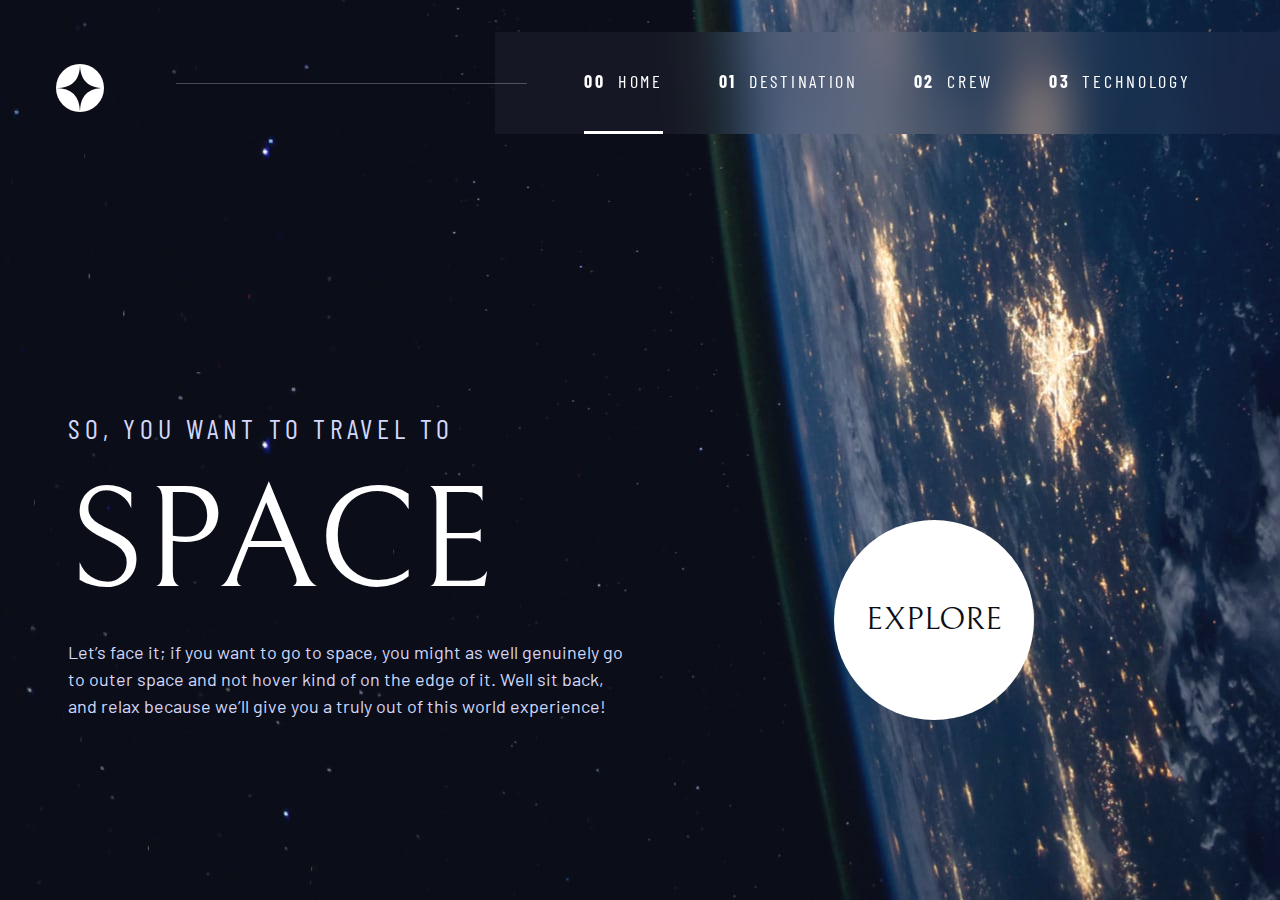
<file: index.html>
<!DOCTYPE html>
<html lang="en">
<head>
  <meta charset="UTF-8">
  <meta name="viewport" content="width=device-width, initial-scale=1.0">

  <link rel="icon" type="image/png" sizes="32x32" href="./assets/favicon-32x32.png">
  <!-- Google-Fonts -->
  <link rel="preconnect" href="https://fonts.googleapis.com">
  <link rel="preconnect" href="https://fonts.gstatic.com" crossorigin>
  <link href="https://fonts.googleapis.com/css2?family=Barlow+Condensed:wght@400;700&family=Bellefair&family=Barlow:wght@400;700&display=swap"
      rel="stylesheet">

      <!-- Stylesheet -->
      <link rel="stylesheet" href="styles.css">
  
      <!-- SCRIPTS -->
      <script type="module" src="index.js" defer></script>
      <script type="module" src="nav.js" defer></script>

  <title>Frontend Mentor | Space tourism website</title>
</head>

<body class="home grid">
  <!-- SR-ONLY BUTTON -->
  <a class="skip-to-content" href="#main">Skip to Content</a>
  
  <!-- HEADER -->
  <header class="primary-header flex relative">

    <!-- LOGO -->
    <div class="logo">
      <svg xmlns="http://www.w3.org/2000/svg" width="48" height="48"><g fill="none" fill-rule="evenodd"><circle cx="24" cy="24" r="24" fill="#FFF"/><path fill="#0B0D17" d="M24 0c0 16-8 24-24 24 15.718.114 23.718 8.114 24 24 0-16 8-24 24-24-16 0-24-8-24-24z"/></g></svg>
    </div>

    <!-- BURGER-MENU -->
    <button class="mobile-nav-toggle" aria-controls="primary-navigation" aria-expanded = "false">
      <span class="sr-only">Menu</span>
    </button>

    <!-- NAVIGATION -->
     <nav> 
      <ul id="primary-navigation" class="primary-navigation underline-indicators flex ff-sans-cond" data-visible="false">

        <li class="active">
          <a href="./index.html" class="uppercase text-white letter-spacing-2" id=""><span aria-hidden="true">00</span>Home</a>
        </li>

        <li>
          <a href="./destination.html" class="uppercase text-white letter-spacing-2" id=""><span aria-hidden="true">01</span>Destination</a>
        </li>

        <li>
          <a href="./crew.html" class="uppercase text-white letter-spacing-2" id=""><span aria-hidden="true">02</span>Crew</a>
        </li>

        <li>
          <a href="./technology.html" class="uppercase text-white letter-spacing-2" id=""><span aria-hidden="true">03</span>Technology</a>
        </li>
        
      </ul>
    </nav>

    
  </header>

  <!-- MAIN CONTENT -->
  <main id="main" class="grid-container grid-container--home">
    <div class="flow">
      <header class="flow flow-space-small">
        <h1 class="fs-500 text-accent uppercase letter-spacing-1 ff-sans-cond">So, you want to travel to</h1>
        <p class="d-block fs-900 text-white uppercase ff-serif">Space</p>
      </header>
      <p class="text-accent fs-400"> Let’s face it; if you want to go to space, you might as well genuinely go to 
        outer space and not hover kind of on the edge of it. Well sit back, and relax 
        because we’ll give you a truly out of this world experience!
      </p>
    </div>
    
    <div>
      <a href="" class="large-button ff-serif fs-600 uppercase text-dark bg-white">Explore</a>
    </div>
  </main>

  
</body>


 

</html>
</file>
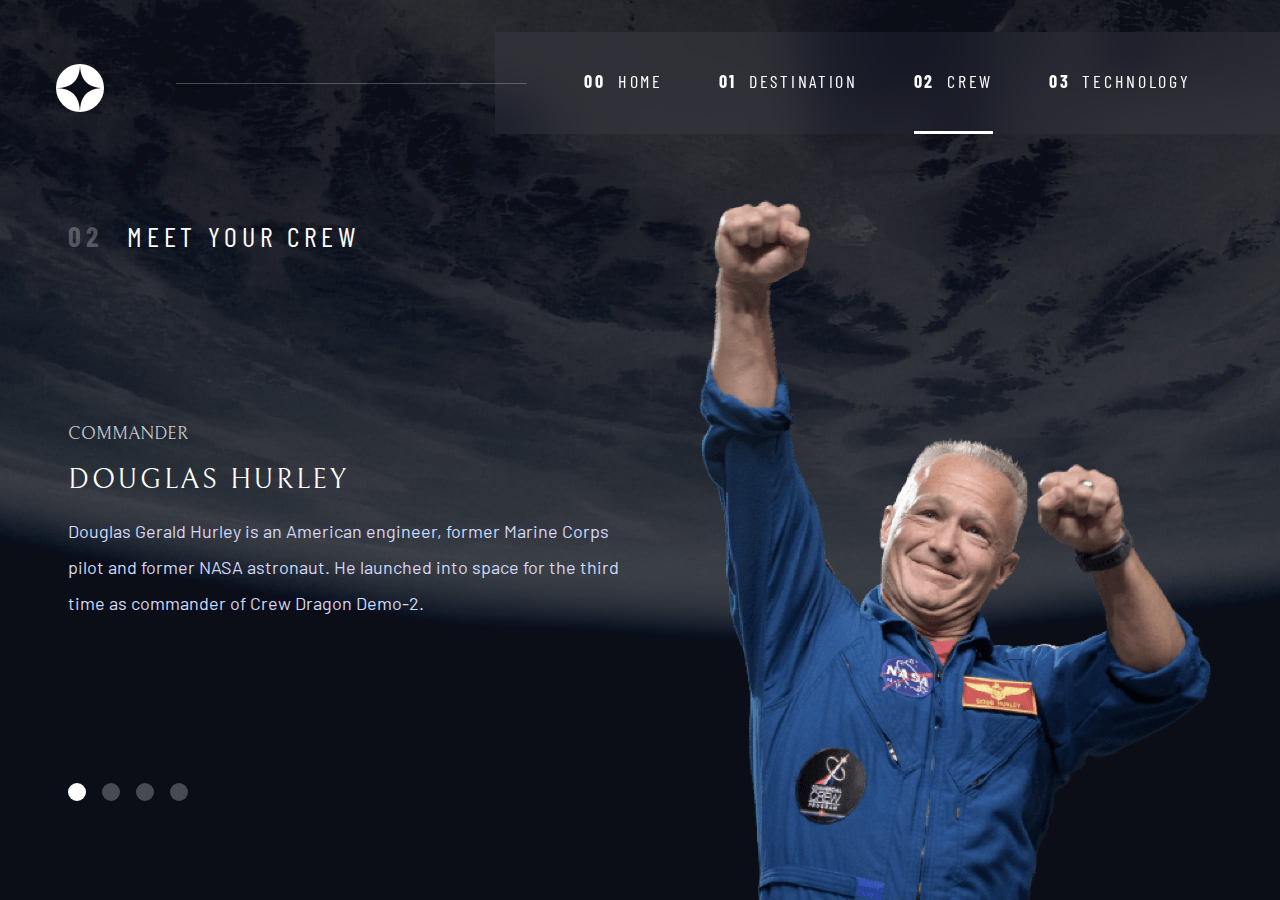
<file: crew.html>
<!DOCTYPE html>
<html lang="en">
<head>
  <meta charset="UTF-8">
  <meta name="viewport" content="width=device-width, initial-scale=1.0">

  <link rel="icon" type="image/png" sizes="32x32" href="./assets/favicon-32x32.png">

  <!-- Google-Fonts -->
  <link rel="preconnect" href="https://fonts.googleapis.com">
  <link rel="preconnect" href="https://fonts.gstatic.com" crossorigin>
  <link href="https://fonts.googleapis.com/css2?family=Barlow+Condensed:wght@400;700&family=Bellefair&family=Barlow:wght@400;700&display=swap"
      rel="stylesheet">

 <link rel="stylesheet" href="styles.css">

 <!-- SCRIPTS -->
 <script type="module" src="index.js" defer></script>
 <script type="module" src="nav.js" defer></script>
 <script type="module" src="tabs.js" defer></script>

  <title>Frontend Mentor | Space tourism website</title>
</head>
<body class="crew">
    <!-- HEADER -->
    <header class="primary-header flex relative">
      <!-- LOGO -->
      <div class="logo">
        <svg xmlns="http://www.w3.org/2000/svg" width="48" height="48"><g fill="none" fill-rule="evenodd"><circle cx="24" cy="24" r="24" fill="#FFF"/><path fill="#0B0D17" d="M24 0c0 16-8 24-24 24 15.718.114 23.718 8.114 24 24 0-16 8-24 24-24-16 0-24-8-24-24z"/></g></svg>
      </div>
      <!-- MOBILE BURGER BUTTON -->
      <button class="mobile-nav-toggle" aria-controls="primary-navigation" aria-expanded = "false">
        <span class="sr-only">Menu</span>
      </button>

      <!-- NAVIGATION -->
       <nav> 
        <ul id="primary-navigation" class="primary-navigation underline-indicators flex ff-sans-cond" data-visible="false">
  
          <li>
            <a href="./index.html" class="uppercase text-white letter-spacing-2" id=""><span aria-hidden="true">00</span>Home</a>
          </li>
  
          <li>
            <a href="./destination.html" class="uppercase text-white letter-spacing-2" id=""><span aria-hidden="true">01</span>Destination</a>
          </li>
  
          <li class="active">
            <a href="./crew.html" class="uppercase text-white letter-spacing-2" id=""><span aria-hidden="true">02</span>Crew</a>
          </li>
  
          <li>
            <a href="./technology.html" class="uppercase text-white letter-spacing-2" id=""><span aria-hidden="true">03</span>Technology</a>
          </li>
        </ul>
      </nav>
    </header>

    <!-- MAIN CONTENT -->
    <main class="grid-container grid-container--crew">
      <h1 class="numbered-title text-white"><span class="fs-500">02</span> Meet your crew</h1>
      <img src="./assets/crew/image-douglas-hurley.png" alt="Douglas Hurley">
      
      <!-- DOT-INDICATORS -->
      <div class="flex dot-indicators" role="tablist"> 
        <button aria-selected="true"  aria-controls="commander" class="" role="tab" tabindex="0"></button>
        <button aria-selected="false" aria-controls="specialist"  class="" role="tab" tabindex="-1"></button>
        <button aria-selected="false" aria-controls="pilot"  class="" role="tab" tabindex="-1"></button>
        <button aria-selected="false" aria-controls="engineer"  class="" role="tab" tabindex="-1"></button>
      </div>
      
      <article class="crew-article">
        <header class="crew-article--header flow flow--space-small">
          <h2 class="d-block fs-400 text-accent ff-serif uppercase" data-value="role">Commander</h2>
          <p class="text-white fs-500 ff-serif uppercase letter-spacing-2" data-value="name">
            Douglas Hurley
          </p>
        </header>
       
        <p class="lh-2 text-accent fs-400" data-value="bio">
          Douglas Gerald Hurley is an American engineer, former Marine Corps pilot 
          and former NASA astronaut. He launched into space for the third time as 
          commander of Crew Dragon Demo-2.
        </p>
      </article>
     
    </main>
  

  
  

  
</body>
</html>
</file>
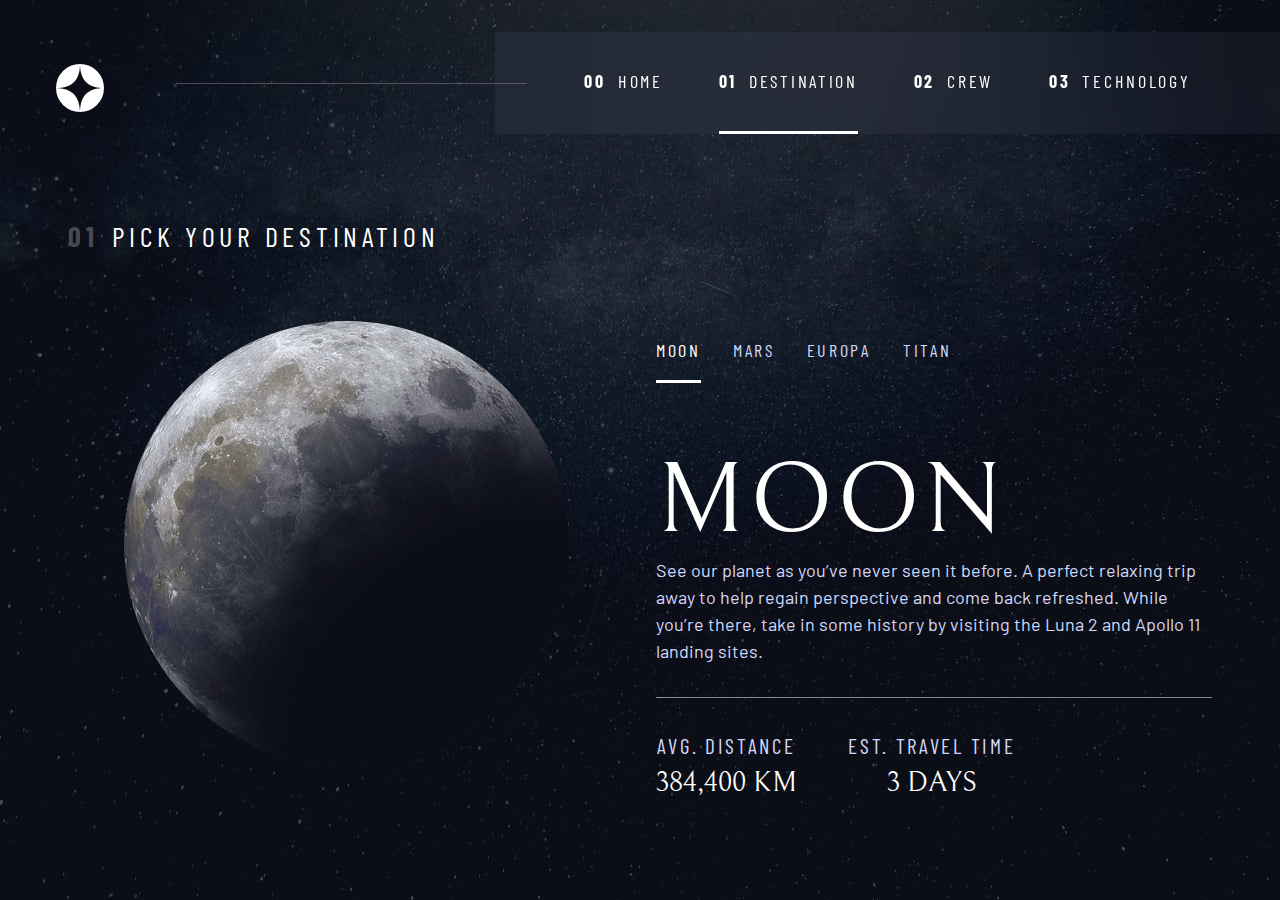
<file: destination.html>
<!DOCTYPE html>
<html lang="en">
<head>
  <meta charset="UTF-8">
  <meta name="viewport" content="width=device-width, initial-scale=1.0">

  <link rel="icon" type="image/png" sizes="32x32" href="./assets/favicon-32x32.png">

   <!-- Google-Fonts -->
   <link rel="preconnect" href="https://fonts.googleapis.com">
   <link rel="preconnect" href="https://fonts.gstatic.com" crossorigin>
   <link href="https://fonts.googleapis.com/css2?family=Barlow+Condensed:wght@400;700&family=Bellefair&family=Barlow:wght@400;700&display=swap"
       rel="stylesheet">
  
  <!-- STYLESHEETS -->
  <link rel="stylesheet" href="styles.css">

  <!-- SCRIPTS -->
  <script type="module" src="index.js" defer></script> 
  <script type="module" src="nav.js" defer></script>
  <script type= "module" src="tabs.js" defer></script>
  
  <title>Frontend Mentor | Space tourism website</title>
</head>
<body class="destination">
   <!-- HEADER -->
   <header class="primary-header flex relative">
    <!-- LOGO -->
    <div class="logo">
      <svg xmlns="http://www.w3.org/2000/svg" width="48" height="48"><g fill="none" fill-rule="evenodd"><circle cx="24" cy="24" r="24" fill="#FFF"/><path fill="#0B0D17" d="M24 0c0 16-8 24-24 24 15.718.114 23.718 8.114 24 24 0-16 8-24 24-24-16 0-24-8-24-24z"/></g></svg>
    </div>
    <!-- MOBILE-BURGER BUTTON -->
    <button class="mobile-nav-toggle" aria-controls="primary-navigation" aria-expanded = "false">
      <span class="sr-only">Menu</span>
    </button>
    <!-- NAVIGATION -->
     <nav> 
      <ul id="primary-navigation" class="primary-navigation underline-indicators flex ff-sans-cond" data-visible="false">

        <li tabindex="0">
          <a href="./index.html" class="uppercase text-white letter-spacing-2" id=""><span aria-hidden="true">00</span>Home</a>
        </li>

        <li class="active" tabindex="-1">
          <a href="./destination.html" class="uppercase text-white letter-spacing-2" id=""><span aria-hidden="true">01</span>Destination</a>
        </li>

        <li  tabindex="-1">
          <a href="./crew.html" class="uppercase text-white letter-spacing-2" id=""><span aria-hidden="true">02</span>Crew</a>
        </li>

        <li  tabindex="-1">
          <a href="./technology.html" class="uppercase text-white letter-spacing-2" id=""><span aria-hidden="true">03</span>Technology</a>
        </li>
      </ul>
    </nav>
  </header>

   <!-- MAIN CONTENT -->
  <main id="main" class="grid-container grid-container--destination">

    <h1 class="numbered-title uppercase letter-spacing-2 ff-sans-cond text-white">
      <span aria-hidden="true">01</span>Pick your destination
    </h1>

    <img src="./assets/destination/image-moon.png" alt="moon.png">

    <!-- TAB-LIST -->
    <div class="tab-list flex  underline-indicators" role="tablist" aria-label="destination list">

    <button class="ff-sans-cond text-accent uppercase letter-spacing-2" role="tab" aria-selected="true" aria-controls="moon-tab" tabindex="0">Moon</button>

    <button class="ff-sans-cond text-accent uppercase letter-spacing-2" role="tab" aria-selected="false" aria-controls="mars-tab" tabindex="-1">Mars</button>

    <button class="ff-sans-cond text-accent uppercase letter-spacing-2" role="tab" aria-selected="false" aria-controls="europa-tab" tabindex="-1">Europa</button>

    <button class="ff-sans-cond text-accent uppercase letter-spacing-2" role="tab" aria-selected="false" aria-controls="titan-tab" tabindex="-1">Titan</button>
    
    </div>

    <!-- ARTICLE -->
    <article class="destination-info">
      
      <h2 class="fs-800 text-white ff-serif uppercase letter-spacing-1" data-value="name">Moon</h2>
      <p class="text-accent fs-400" data-value="description"> See our planet as you’ve never seen it before. A perfect relaxing trip away to help 
        regain perspective and come back refreshed. While you’re there, take in some history 
        by visiting the Luna 2 and Apollo 11 landing sites.
      </p>

      <div class="flex destination-meta">
        <div class="text-center">
          <h3 class="text-accent ff-sans-cond letter-spacing-2 uppercase">Avg. distance</h3>
          <p class="text-white  ff-serif uppercase" data-value="distance">384,400 km</p> 
        </div>
        <div>
          <h3 class="text-accent ff-sans-cond letter-spacing-2 uppercase">Est. travel time</h3>
          <p class="text-white text-center ff-serif uppercase" data-value="travel-time">3 days</p> 
        </div>

      </div>
    </article>
    
  </main>
</body>
</html>
</file>
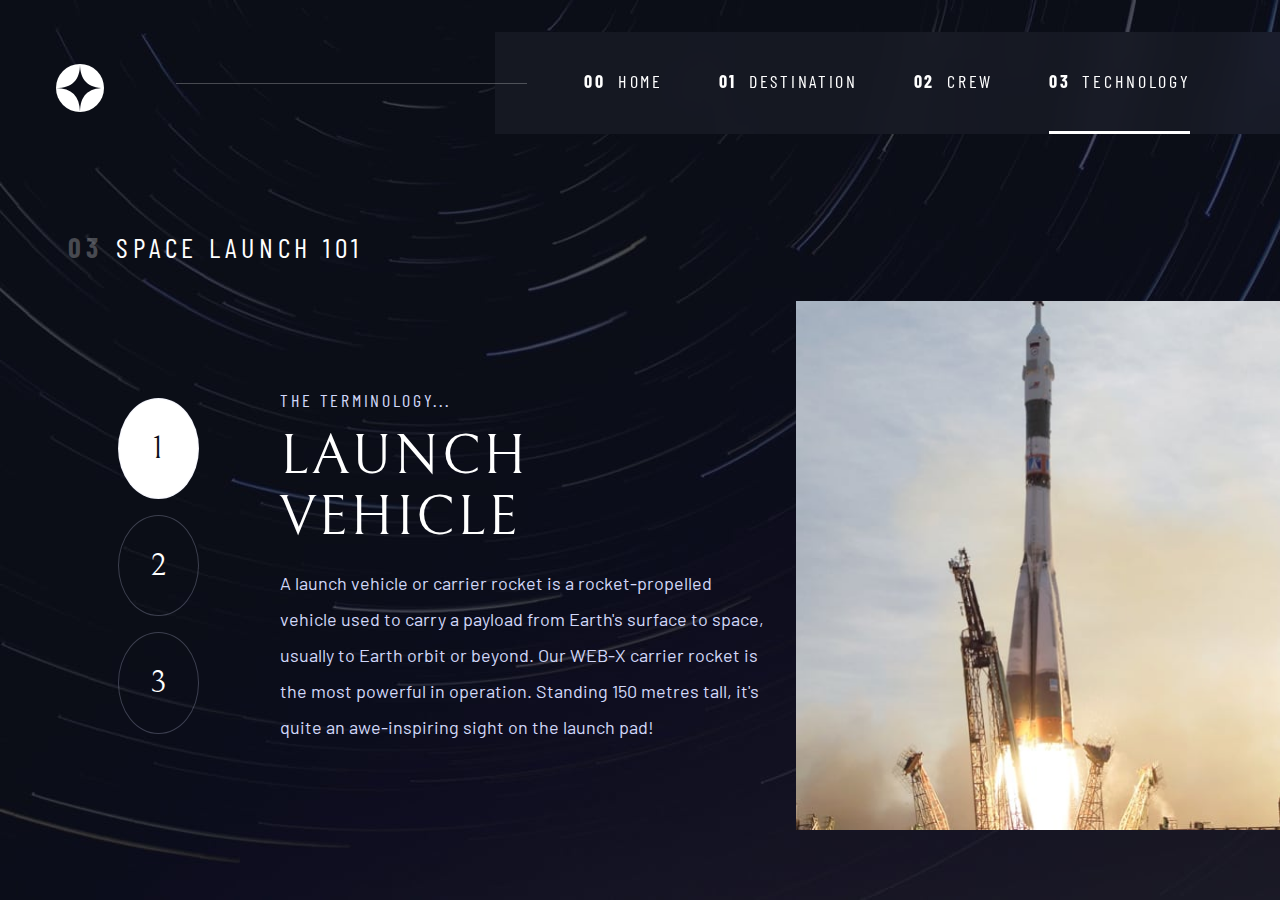
<file: technology.html>
<!DOCTYPE html>
<html lang="en">
<head>
  <meta charset="UTF-8">
  <meta name="viewport" content="width=device-width, initial-scale=1.0">

  <link rel="icon" type="image/png" sizes="32x32" href="./assets/favicon-32x32.png">

   <!-- Google-Fonts -->
   <link rel="preconnect" href="https://fonts.googleapis.com">
   <link rel="preconnect" href="https://fonts.gstatic.com" crossorigin>
   <link href="https://fonts.googleapis.com/css2?family=Barlow+Condensed:wght@400;700&family=Bellefair&family=Barlow:wght@400;700&display=swap"
       rel="stylesheet">

  <!-- STYLESHEETS -->
  <link rel="stylesheet" href="styles.css">

  <!-- SCRIPTS -->
 <script type="module" src="index.js" defer></script>
 <script type="module" src="nav.js" defer></script>
 <script type="module" src="tabs.js" defer></script>
  
  <title>Frontend Mentor | Space tourism website</title>
</head>
<body class="technology">
   <!-- HEADER -->
   <header class="primary-header flex relative">
    <!-- LOGO -->
    <div class="logo">
      <svg xmlns="http://www.w3.org/2000/svg" width="48" height="48"><g fill="none" fill-rule="evenodd"><circle cx="24" cy="24" r="24" fill="#FFF"/><path fill="#0B0D17" d="M24 0c0 16-8 24-24 24 15.718.114 23.718 8.114 24 24 0-16 8-24 24-24-16 0-24-8-24-24z"/></g></svg>
    </div>
    <!-- MOBILE BURGER BUTTON -->
    <button class="mobile-nav-toggle" aria-controls="primary-navigation" aria-expanded = "false">
      <span class="sr-only">Menu</span>
    </button>

    <!-- NAVIGATION -->
     <nav> 
      <ul id="primary-navigation" class="primary-navigation underline-indicators flex ff-sans-cond" data-visible="false">

        <li>
          <a href="./index.html" class="uppercase text-white letter-spacing-2" id=""><span aria-hidden="true">00</span>Home</a>
        </li>

        <li>
          <a href="./destination.html" class="uppercase text-white letter-spacing-2" id=""><span aria-hidden="true">01</span>Destination</a>
        </li>

        <li>
          <a href="./crew.html" class="uppercase text-white letter-spacing-2" id=""><span aria-hidden="true">02</span>Crew</a>
        </li>

        <li class="active">
          <a href="./technology.html" class="uppercase text-white letter-spacing-2" id=""><span aria-hidden="true">03</span>Technology</a>
        </li>
      </ul>
    </nav>
  </header>

  <!-- MAIN-CONTENT -->
  <main class="grid-container grid-container--technology flow">
    <h1 class="numbered-title text-white"><span class="fs-500">03</span>Space launch 101</h1>
    <img class="img-landscape" src="./assets/technology/image-launch-vehicle-landscape.jpg" alt="vessel-landscape" data-value="img-landscape">
    <img class="img-portrait" src="./assets/technology/image-launch-vehicle-portrait.jpg" alt="vessel-potrait" data-value="img-portrait">

    <!-- NUMBERED-INDICATORS -->
    <div class="flex numbered-indicators" role="tablist"> 
      <button aria-selected="true"  aria-controls="launch-vechicle" class="ff-serif fs-600" role="tab" tabindex="0">1</button>
      <button aria-selected="false" aria-controls="space-port"  class="ff-serif fs-600" role="tab" tabindex="-1">2</button>
      <button aria-selected="false" aria-controls="space-capsule"  class="ff-serif fs-600" role="tab" tabindex="-1">3</button>
    </div>

    <!-- ARTICLE -->
    <article class="technology-article flow">
      <header class="technology-article--header flow flow--space-small">
        <h2 class="d-block fs-400 text-accent ff-sans-cond uppercase letter-spacing-2" data-value="">The terminology...</h2>
        <p class="text-white fs-700 ff-serif uppercase letter-spacing-2 " data-value="name">
          Launch vehicle
        </p>
      </header>
     
      <p class="lh-2 text-accent fs-400" data-value="description">
        A launch vehicle or carrier rocket is a rocket-propelled vehicle used to carry a payload from Earth's surface to space,
         usually to Earth orbit or beyond. Our WEB-X carrier rocket is the most powerful in operation.
         Standing 150 metres tall, it's quite an awe-inspiring sight on the launch pad!
      </p>
    </article>
  </main>


  
  
  

  
  

  
</body>
</html>
</file>
<file: styles.css>
/* CUSTOM PROPERTIES */
:root{
    /* Colors */
    --clr-dark: 230 35% 7%;
    --clr-accent: 231 77%  90%;
    --clr-white: 0 0% 100%;

    /* FONT-SIZES */
    --fs-900: clamp(5rem,10vw + 1rem,9.375rem);
    --fs-800: 3.5rem;
    --fs-700: 1.5rem;
    --fs-600: 1rem;
    --fs-500: 1rem;
    --fs-400: 0.9375rem;
    --fs-300: 1rem;
    --fs-200: 0.875rem;

    /* FONT-FAMILY */
    --ff-serif: "Bellefair", serif;
    --ff-sans-cond: "Barlow Condensed", sans-serif;
    --ff-sans-normal: "Barlow", sans-serif;
}

/* FOR TABLET */
@media (min-width: 35rem){
    :root{
        /* FONT-SIZES */
        --fs-800: 5rem;
        --fs-700: 2.5rem;
        --fs-600: 1.5rem;
        --fs-500: 1.25rem;
        --fs-400: 1rem;
    }
}

/* FOR DESKTOP */
@media (min-width: 45rem){
    :root{
        /* FONT-SIZES */
        --fs-800: 6.25rem;
        --fs-700: 3.5rem;
        --fs-600: 2rem;
        --fs-500: 1.75rem;
        --fs-400: 1.125rem;
    }
}

/* ------RESET------- */
*,
*::before,
*::after{
    box-sizing: border-box;
}

body,
h1,
h2,
h3,
h4,
h5,
p,
figure,
blockquote{
    margin: 0;
    padding:0;
    font-weight: 400;
}

button{
    outline:0;
    background-color: transparent;
    border:none
}

body{
    font-family:var(--ff-sans-normal);
    font-size:var(--fs-400);
    color: hsl(var(--color-white));
    background-color: hsl(var(--color-dark));
    min-height: 100vh;
    line-height:1.5;

    display: grid;
    grid-template-rows:  min-content 1fr;
    position: relative;
    overflow-x: hidden;
}

img,picture{
    max-width:100%;
    display:block;
}

input,
button,
textarea{
    font:inherit;
}
ul{
    margin:0;
    padding:0;
}
li{
    list-style-type: none;
}
a{
    color:inherit;
    text-decoration: none;
    font-family: inherit;
}

@media (prefers-reduced-motion: reduce){
    *,
    *::before,
    *::after{
        animation-duration: 0.01ms !important;
        animation-iteration-count: 1 !important;
        transition-duration: 0.01ms !important;
        scroll-behavior: auto !important;
    }
}

/* ----------------UTILITIES---------------------------- */

.flex{
    display: flex;
    gap:var(--gap, 1rem);
}

.grid{
    display: grid;
    gap:var(--gap, 1rem);
}
.d-block{
    display: block;
}
.relative{
    position: relative;
}
.absolute{
    position:absolute;
}
.container{
    padding-inline: 2rem;
    margin-inline: auto;
    max-width:80rem;

}
.flow > *:not(:first-child){
    margin-top: var(--flow-space, 1rem);
}
.flow--space-small{
    --flow-space: .75rem;
}



.sr-only {
    position: absolute;
    width: 1px;
    height: 1px;
    padding: 0;
    margin: -1px;
    overflow: hidden;
    clip: rect(0, 0, 0, 0);
    white-space: nowrap; /* added line */
    border: 0;
  }

  /* COLORS */
  .bg-dark{
      background-color: hsl(var(--clr-dark));
  }
  .bg-accent{
      background-color: hsl(var(--clr-accent));
  }
  .bg-white{
      background-color: hsl(var(--clr-white));
  }
  .text-dark{
      color: hsl(var(--clr-dark));
  }
  .text-accent{
      color: hsl(var(--clr-accent));
  }
  .text-white{
      color: hsl(var(--clr-white));
  }

  /*-----TYPOGRAPHY------- */

.ff-serif { font-family: var(--ff-serif); } 
.ff-sans-cond { font-family: var(--ff-sans-cond); } 
.ff-sans-normal { font-family: var(--ff-sans-normal); } 

.letter-spacing-1 { letter-spacing: 4.75px; } 
.letter-spacing-2 { letter-spacing: 2.7px; } 
.letter-spacing-3 { letter-spacing: 2.35px; } 

.uppercase { text-transform: uppercase; }
.text-center{ text-align: center; }
.lh-2{
    line-height: 2;
}

.fs-900 { font-size: var(--fs-900); }
.fs-800 { font-size: var(--fs-800); }
.fs-700 { font-size: var(--fs-700); }
.fs-600 { font-size: var(--fs-600); }
.fs-500 { font-size: var(--fs-500); }
.fs-400 { font-size: var(--fs-400); }
.fs-300 { font-size: var(--fs-300); }
.fs-200 { font-size: var(--fs-200); }


.fs-900,
.fs-800,
.fs-700,
.fs-600 {
    line-height: 1.1;
}

/* --------END OF UTILITIES------------------- */


/*-------------------- C O M P O N E N T S -------------- */

.numbered-title {
    font-family: var(--ff-sans-cond);
    font-size: var(--fs-500);
    text-transform: uppercase;
    letter-spacing: 4.72px; 
}

.numbered-title span {
    margin-right: .5em;
    font-weight: 700;
    color: hsl( var(--clr-white) / .25);
}

.large-button{
    display: inline-grid;
    position : relative;
    z-index:1;
    place-items: center;
    padding-inline: 2rem;
    aspect-ratio: 1;
    border-radius: 50%;
    font-size: 2rem;
    
}

.large-button::after{
    content:"";
    position:absolute;
    z-index:-1;
    width:100%;
    height:100%;
    background: hsl( var(--clr-white) / .15);
    border-radius: 50%;
    opacity:0;
    transition: opacity 500ms linear, transform 750ms ease-in-out;
}

.large-button:hover::after,
.large-button:focus::after{
    opacity: 1;
    transform: scale(1.5);
}

.underline-indicators > * {
    padding:var(--underline-gap, 1rem) 0;
    border-bottom: .2rem solid hsl(var(--clr-white) /0);
}
.underline-indicators > *:hover,
.underline-indicators > *:focus{
    border-bottom: .2rem solid hsl(var(--clr-white)/.5);

}

.underline-indicators > .active{
    border-bottom : .2rem solid hsl( var(--clr-white) / 1);
}


.tab-list{
    --gap: 2rem;
}
.tab-list > [aria-selected = "true"]{
    color: hsl( var(--clr-white) / 1);
    border-bottom: .2rem solid hsl( var(--clr-white) / 1);
}

.dot-indicators > *{
    cursor: pointer;
    aspect-ratio: 1;
    padding:.5em;
    background: hsl( var(--clr-white) / .25);
    --gap: 2rem;
    border-radius: 50%;
}
.dot-indicators > *:hover,
.dot-indicators > *:focus{
    background: hsl( var(--clr-white) / .5);
}

.dot-indicators > [aria-selected="true"]{
    background:hsl( var(--clr-white) / 1)
}

.numbered-indicators > *{
    color: hsl( var(--clr-white) / 1);
    cursor: pointer;
    aspect-ratio: 1;
    padding: 1em;
    background: transparent;
    border: 1px solid hsl( var(--clr-accent)/.25);
    --gap: 1rem;
    border-radius: 50%; 
}
.numbered-indicators >*:hover,
.numbered-indicators > *:focus{
    background: hsl( var(--clr-white) / .5);
}
.numbered-indicators > [aria-selected="true"]{
    color: hsl( var(--clr-dark)/ 1);
    background:hsl( var(--clr-white) / 1)
}

/* SKIP LINK */
.skip-to-content{
    position: absolute;
    background:hsl( var(--clr-white) / 1);
    color:hsl( var(--clr-dark)/ 1);
    padding: 1rem 1rem;
    transform: translateY(-100%);
    transition: transform 250ms ease-in-out;
}
.skip-to-content:focus{
    transform: translateY(0);
}


/* -----NAVIGATION----- */

.primary-header {
    justify-content:space-between;
}
.logo{
    margin: 2rem clamp(1.5rem, 5vw, 3.5rem);
}

.primary-navigation{
    --gap: clamp(1.5rem, 5vw, 3.5rem);
    --underline-gap: 2em;
    background: hsl( var(--clr-dark)/.95);
}
.primary-navigation a > span{
    font-weight: 700;
    margin-right: .75rem;
}
@supports(backdrop-filter: blur(1.5rem)){
    .primary-navigation{
        background:hsl(var(--clr-accent)/.05);
        backdrop-filter: blur(1.5rem);
    }
}

/* MOBILE-TOGGLE */
 .mobile-nav-toggle{
    display: none;
}


/* MEDIA QUERY FOR NAVIGATION (DESKTOP) */

@media (min-width: 45em){
    .primary-header{
        margin-block: 2rem;
    }
    .primary-header:after{
        content:"";
        display:block;
        position: relative;
        align-self: center;
        width: 100%;
        height:1px;
        background-color: hsl( var(--clr-white) / .25);
        order: 1;
        z-index: 3000;
        margin-right:-3rem;
        margin-bottom:1rem;
    }
    nav{
        order:2;
    }
}

/* MEDIA QUERY FOR NAVIGATION (TABLET) */

@media (min-width:35em){
    .primary-navigation{
        padding-inline: clamp(3rem, 7vw, 7rem) clamp(3rem, 7vw, 9rem);
    }
}

@media (min-width:35em) and (max-width:45em){
    .primary-navigation{
        padding-inline: 3rem;
    }
    .primary-navigation a > span{
        display: none;
    }
}

/* MEDIA-QUERY FOR NAVIGATION(MOBILE) */
@media (max-width: 35em){
    .primary-navigation{
        --underline-gap: 1em;
        position: fixed;
        inset: 0 0 0 30%;
        z-index: 4;
        flex-direction: column;
        padding: min(20rem,15vh)  2rem;
        transform: translateX(100%);
        transition: transform 500ms ease-in-out;
    }
    .primary-navigation[data-visible="true"]{
        transform: translateX(0);
    }
    .primary-navigation.underline-indicators > .active{
        border:0;
    }
    .mobile-nav-toggle{
        display:block;
        border:0;
        position: absolute;
        top:3rem;
        right:1rem;
        background:no-repeat;
        background-image:url(./assets/shared/icon-hamburger.svg);
        width:1.5rem;
        aspect-ratio: 1;
        z-index: 2000;
    }
    .mobile-nav-toggle[aria-expanded = "true"]{
        background-image: url(./assets/shared/icon-close.svg);
    }
}
/* ---------------------END OF C O M P O N E N T S------------------------ */


/* ----------------------------LAYOUT-------------------------------- */

/* ---LAYOUT - DESTINATION PAGE(MOBILE)---- */
.grid-container--destination{
    grid-template-areas:". title ."
                        ". image ."
                        ". tab-list ."
                        ". article .";
    row-gap: 2rem;  
    padding-bottom: 4rem;    
}
.grid-container--destination > .numbered-title{
    grid-area: title;
}

.grid-container--destination > img{
    grid-area: image;
    max-width: 60%;
}
.grid-container--destination > .tab-list{
    grid-area: tab-list;
}
.grid-container--destination > .destination-info{
    grid-area: article;
}
.destination-meta{
    flex-direction: column;
    justify-content: space-evenly;
    border-top: 1px solid hsl( var(--clr-white) / .5);
    padding-top: 2rem;
    margin-top: 2rem;
}
.destination-meta p{
    font-size: 1.75rem;
}

/*------ LAYOUT CREW-PAGE------ */
.grid-container--crew{
    grid-template-areas: ". title ."
                         ". image ."
                         ". dot-indicators ."
                         ". article ."   ;
    row-gap: 2rem;
    padding-bottom: 4rem;
}
.grid-container--crew h1{
    grid-area: title;
}
.grid-container--crew img{
    max-width:60%;
    grid-area: image;
    border-bottom: 1px solid hsl( var(--clr-white) / .15);
}
.grid-container--crew > .dot-indicators{
    grid-area: dot-indicators;
}
.grid-container--crew > article{
    grid-area: article;
}
.crew-article > p{
    margin-top: .75rem;
}



/* TECHNOLOGY PAGE LAYOUT (MOBILE) */
.grid-container--technology > .img-portrait{
    display: none;
}
.grid-container--technology{
    grid-template-areas: ". title ."
                        ". image ."
                        ". numbered-indicators ."
                        ". article .";
    padding-bottom:4rem;
}
.grid-container--technology > h1{
    grid-area : title;
}
.grid-container--technology > .img-landscape{
    grid-area: image;
    grid-column: span 3;
}
.grid-container--technology > .numbered-indicators{
    grid-area: numbered-indicators;
}
.grid-container--technology > article{
    grid-area: article;
}



/*----- GENERAL-LAYOUT (MOBILE) ----- */
.grid-container{
    display: grid;
    grid-template-columns: minmax(2rem, 1fr) minmax(0, 30rem) minmax(2rem, 1fr);
    text-align:center; 
    place-items: center;
}
.grid-container p:not([class]){
    max-width: 50ch;
}
.grid-container > *{
    grid-column: 2;
}

/* --------GENERAL - LAYOUT (TABLET)------- */

@media (min-width:35em){
    .numbered-title{
        margin-top: 2rem;
        justify-self: start;
    }
    .destination-meta{
        flex-direction: row;
    }
    .grid-container--crew{
        grid-template-areas: ". title ."
                             ". article ."
                             ". dot-indicators ."
                             ". image ."   ;
        padding-bottom: 0;
    }
    .grid-container--crew img{
        max-width:100%;
        grid-area: image;
        border: none;
    }
}

/* ------------ LAYOUT (DESKTOP) ----------- */
@media (min-width:45em){

    /* GENERAL LAYOUT (DESKTOP) */
    .grid-container{
        text-align:left;
        grid-template-columns: minmax(2em, 1fr) minmax(0, 40em) minmax(0,40em) minmax(2em, 1fr); 
        column-gap: var(--grid-gap, 2rem);
    }

    .grid-container--home{
        align-items: end;
        padding-bottom: max(6rem, 20vh);  
    }
    .grid-container--home > *:first-child{
        grid-column: 2;
    }
    .grid-container--home > *:last-child{
        grid-column:3;
    }


    /*----- DESTINATION-LAYOUT (DESKTOP) ------ */
    .grid-container--destination{
        justify-items: start;
        align-items: start;
        grid-template-areas: ". title title ."
                   ". image tab-list ."
                   ". image article ." ;
    }
    .grid-container--destination > img{
        max-width: 100%;
        justify-self: center;
    }
    .destination-meta{
        --gap: min(4vw, 6rem);
        justify-content: flex-start;
    }


    /* -----CREW-LAYOUT (DESKTOP) ------ */
    .grid-container--crew{
        justify-items: start;
        align-items: start;
        grid-template-areas: ". title image ."
                             ". article image ."
                             ". dot-indicators image ."
                                ;
        row-gap: 4rem;

    }
    .grid-container--crew img{
        justify-self: end;
        align-self: end;
    }



    /* TECHNOLOGY PAGE LAYOUT (DESKTOP) */
    .grid-container--technology > .img-landscape{
        display: none;
    }
    
    .grid-container--technology{
        grid-template-columns: minmax(2em, 1fr) minmax(0, 10em) minmax(0,60em) minmax(0, 40em); ;
        justify-items: center;
        align-items: center;
        grid-template-areas: ". title title ."
                             ". numbered-indicators article image"
                             ". numbered-indicators article image"
                             ;
    }
    
    .grid-container--technology > .img-portrait{
        display: block;
        grid-area: image;
        width:100%;
        height: 95%;
    }
    .grid-container--technology > .numbered-indicators{
        flex-direction: column;
    }
    
    
}

/* -------------END OF LAYOUT------------------------- */


/* PAGE SPECIFICS -- BACKGROUND */
body{
    background-size:cover;
    background-position: bottom center;
}

/*------- HOME-PAGE ---------*/
.home{
    background-image: url("./assets/home/background-home-mobile.jpg");
}
@media (min-width: 35em){
    .home{
        background-position: center center;
        background-image: url("./assets/home/background-home-tablet.jpg");
    }
}
@media (min-width: 45em){
    .home{
        background-image: url("./assets/home/background-home-desktop.jpg");
    }
}

/*------- DESTINATION-PAGE ---------*/
.destination{
    background-image: url("./assets/destination/background-destination-mobile.jpg")
}
@media(min-width: 35em){
    .destination{
        background-image: url("./assets/destination/background-destination-tablet.jpg");
    }
}
@media(min-width: 45em){
    .destination{
        background-image: url("./assets/destination/background-destination-desktop.jpg");
    }
}

/* ----CREW-PAGE-------- */
.crew{
    background-image: url("./assets/crew/background-crew-mobile.jpg");
}

.crew-article > header h2{
    color:hsl( var(--clr-white) / .75);
}
@media (min-width:35em){
    .crew{
        background-position: center center;
        background-image: url("./assets/crew/background-crew-tablet.jpg");
    }
}
@media (min-width:45em){
    .crew{
        background-image: url("./assets/crew/background-crew-desktop.jpg");
    }
}

/* -----TECHNOLOGY--PAGE------ */
.technology{
    background-image: url("./assets/technology/background-technology-mobile.jpg");
}

@media(min-width: 35em){
    .technology{
        background-image:url("./assets/technology/background-technology-tablet.jpg");
    }
}
@media(min-width: 45em){
    .technology{
        background-image: url("./assets/technology/background-technology-desktop.jpg");
    }
}
</file>
